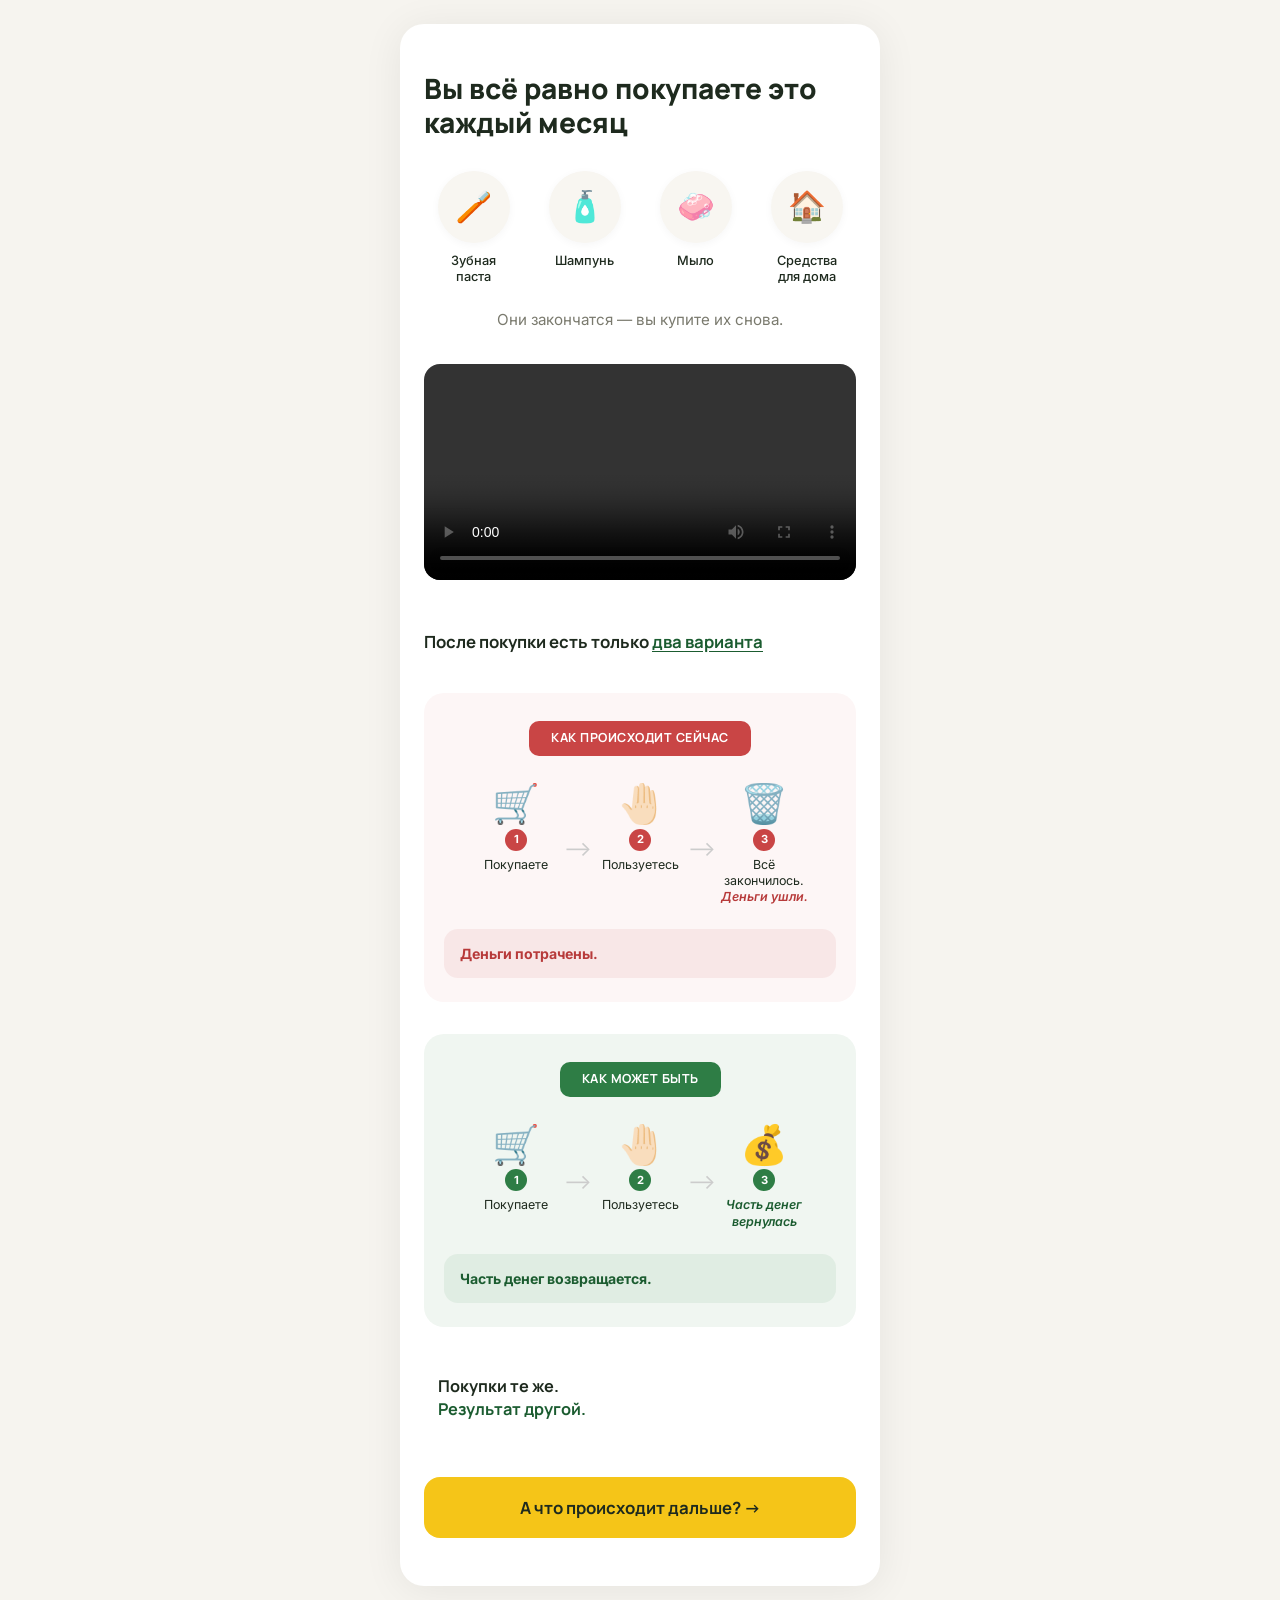
<file: index.html>
<!DOCTYPE html>
<html lang="ru">
<head>
<meta charset="UTF-8">
<meta name="viewport" content="width=device-width, initial-scale=1.0">
<title>Покупки, которые работают на вас</title>
<link rel="preconnect" href="https://fonts.googleapis.com">
<link href="https://fonts.googleapis.com/css2?family=Inter:wght@400;500;600&family=Manrope:wght@600;700;800&display=swap" rel="stylesheet">
<style>
*{margin:0;padding:0;box-sizing:border-box}
:root{
  --bg:#F6F4EF;
  --white:#fff;
  --text:#1E2A1E;
  --text-muted:#7A7A6E;
  --primary:#2E7D45;
  --primary-dark:#1B5C30;
  --primary-light:#E6F0E8;
  --red:#B73A3A;
  --red-light:#FDF6F6;
  --red-accent:#C94545;
  --green:#2E7D45;
  --green-light:#F0F6F1;
  --yellow:#F5C518;
  --yellow-hover:#E6B800;
}
html{scroll-behavior:smooth}
body{
  font-family:'Inter',sans-serif;
  color:var(--text);
  background:var(--bg);
  -webkit-font-smoothing:antialiased;
  line-height:1.5;
}

.wrap{
  max-width:480px;
  margin:0 auto;
  background:var(--white);
  min-height:100vh;
  overflow:hidden;
}

/* ── Top section ── */
.top-section{
  padding:48px 24px 0;
  text-align:center;
}

.top-section h1{
  font-family:'Manrope',sans-serif;
  font-size:1.75rem;font-weight:800;
  line-height:1.2;margin-bottom:32px;
  text-align:left;
}

/* ── Product circles ── */
.products{
  display:grid;
  grid-template-columns:repeat(4,1fr);
  gap:12px;
  margin-bottom:24px;
}
.product-item{
  display:flex;flex-direction:column;
  align-items:center;text-align:center;gap:10px;
}
.product-circle{
  width:72px;height:72px;
  border-radius:50%;
  background:#F8F6F1;
  display:flex;align-items:center;
  justify-content:center;
  font-size:1.9rem;
  box-shadow:0 2px 8px rgba(0,0,0,0.04);
}
.product-label{
  font-size:0.8rem;font-weight:500;
  color:var(--text);line-height:1.25;
}

.sub-text{
  color:var(--text-muted);
  font-size:0.95rem;
  margin-bottom:0;
  text-align:center;
}

/* ── Divider ── */
.divider{
  display:flex;align-items:center;
  gap:12px;padding:44px 24px 40px;
}
.divider::before,
.divider::after{
  display:none;
}
.divider-text{
  font-family:'Manrope',sans-serif;
  font-weight:700;font-size:1.05rem;
  text-align:center;line-height:1.4;
}
.divider-text .hl{
  color:var(--primary-dark);
  text-decoration:underline;
  text-underline-offset:3px;
}

/* ── Panels ── */
.panel{
  margin:0 24px 32px;
  border-radius:20px;
  padding:28px 20px 24px;
}
.panel-bad{background:var(--red-light);}
.panel-good{background:var(--green-light);}

.panel-tag{
  display:block;width:fit-content;
  margin:0 auto 28px;
  padding:8px 22px;border-radius:10px;
  font-family:'Manrope',sans-serif;
  font-weight:700;font-size:0.78rem;
  letter-spacing:0.5px;
  text-transform:uppercase;color:var(--white);
}
.panel-bad .panel-tag{background:var(--red-accent);}
.panel-good .panel-tag{background:var(--green);}

.steps{
  display:flex;align-items:flex-start;
  justify-content:center;gap:4px;
  margin-bottom:24px;
}
.step{
  display:flex;flex-direction:column;
  align-items:center;text-align:center;
  width:88px;gap:6px;
}
.step-emoji{font-size:2.4rem;line-height:1;}
.step-num{
  width:22px;height:22px;border-radius:50%;
  display:flex;align-items:center;justify-content:center;
  font-size:0.7rem;font-weight:700;color:var(--white);
}
.panel-bad .step-num{background:var(--red-accent);}
.panel-good .step-num{background:var(--green);}

.step-label{
  font-size:0.78rem;line-height:1.3;color:var(--text);
}
.step-label .hl-bad{color:var(--red);font-weight:600;font-style:italic;}
.step-label .hl-good{color:var(--primary-dark);font-weight:600;font-style:italic;}

.arrow{
  align-self:center;margin-top:8px;
  font-size:1.3rem;color:#ccc;
}

.panel-result{
  padding:14px 16px;
  border-radius:14px;
  font-size:0.88rem;line-height:1.5;
}
.panel-bad .panel-result{background:rgba(183,58,58,0.08);}
.panel-good .panel-result{background:rgba(46,125,69,0.08);}
.panel-result .hl-bad{color:var(--red);font-weight:700;}
.panel-result .hl-good{color:var(--primary-dark);font-weight:700;}

/* ── Callout ── */
.callout{
  display:flex;
  align-items:center;
  gap:14px;
  padding:16px 24px 16px;
  margin-bottom:40px;
}
.callout-icon{font-size:1.6rem;}
.callout-text{
  font-family:'Manrope',sans-serif;
  font-size:1.02rem;font-weight:700;
  line-height:1.4;
}
.callout-text .hl{color:var(--primary-dark);}

/* ── CTA ── */
.cta-wrap{padding:0 24px 48px;}
.btn-cta{
  display:flex;align-items:center;
  justify-content:center;gap:10px;
  width:100%;padding:18px 32px;
  background:var(--yellow);
  color:var(--text);
  font-family:'Manrope',sans-serif;
  font-size:1.05rem;font-weight:700;
  border:none;border-radius:16px;
  cursor:pointer;text-decoration:none;
  transition:transform 0.2s,box-shadow 0.2s;
}
.btn-cta:hover{
  transform:translateY(-2px);
  background:var(--yellow-hover);
  box-shadow:0 8px 24px rgba(245,197,24,0.35);
}

/* ── Animations ── */
.fi{opacity:0;transform:translateY(18px);transition:opacity 0.5s ease,transform 0.5s ease;}
.fi.vis{opacity:1;transform:translateY(0);}

@media(min-width:600px){
  body{display:flex;align-items:flex-start;justify-content:center;padding:24px 0;}
  .wrap{border-radius:24px;box-shadow:0 4px 40px rgba(0,0,0,0.07);min-height:auto;}
}

/* ── Copy protection ── */
body{
  -webkit-user-select:none;
  -moz-user-select:none;
  -ms-user-select:none;
  user-select:none;
}
video{pointer-events:auto;}
img,video{-webkit-user-drag:none;-khtml-user-drag:none;-moz-user-drag:none;-o-user-drag:none;user-drag:none;}
</style>
</head>
<body>
<div class="wrap">

  <!-- Top -->
  <div class="top-section">
    <h1 class="fi">Вы всё равно покупаете это каждый месяц</h1>

    <div class="products fi">
      <div class="product-item">
        <div class="product-circle">🪥</div>
        <span class="product-label">Зубная<br>паста</span>
      </div>
      <div class="product-item">
        <div class="product-circle">🧴</div>
        <span class="product-label">Шампунь</span>
      </div>
      <div class="product-item">
        <div class="product-circle">🧼</div>
        <span class="product-label">Мыло</span>
      </div>
      <div class="product-item">
        <div class="product-circle">🏠</div>
        <span class="product-label">Средства<br>для дома</span>
      </div>
    </div>

    <p class="sub-text fi">Они закончатся — вы купите их снова.</p>

    <!-- Video -->
    <div class="video-block fi" style="padding:32px 0 0;">
      <video controls playsinline style="width:100%;border-radius:16px;">
        <source src="video-01.mp4" type="video/mp4">
      </video>
    </div>
  </div>

  <!-- Divider -->
  <div class="divider fi">
    <div class="divider-text">После покупки есть только <span class="hl">два варианта</span></div>
  </div>

  <!-- Panel Bad -->
  <div class="panel panel-bad fi">
    <span class="panel-tag">Как происходит сейчас</span>
    <div class="steps">
      <div class="step">
        <span class="step-emoji">🛒</span>
        <span class="step-num">1</span>
        <span class="step-label">Покупаете</span>
      </div>
      <span class="arrow">⟶</span>
      <div class="step">
        <span class="step-emoji">🤚🏻</span>
        <span class="step-num">2</span>
        <span class="step-label">Пользуетесь</span>
      </div>
      <span class="arrow">⟶</span>
      <div class="step">
        <span class="step-emoji">🗑️</span>
        <span class="step-num">3</span>
        <span class="step-label">Всё закончилось. <span class="hl-bad">Деньги ушли.</span></span>
      </div>
    </div>
    <div class="panel-result"><span class="hl-bad">Деньги потрачены.</span></div>
  </div>

  <!-- Panel Good -->
  <div class="panel panel-good fi">
    <span class="panel-tag">Как может быть</span>
    <div class="steps">
      <div class="step">
        <span class="step-emoji">🛒</span>
        <span class="step-num">1</span>
        <span class="step-label">Покупаете</span>
      </div>
      <span class="arrow">⟶</span>
      <div class="step">
        <span class="step-emoji">🤚🏻</span>
        <span class="step-num">2</span>
        <span class="step-label">Пользуетесь</span>
      </div>
      <span class="arrow">⟶</span>
      <div class="step">
        <span class="step-emoji">💰</span>
        <span class="step-num">3</span>
        <span class="step-label"><span class="hl-good">Часть денег вернулась</span></span>
      </div>
    </div>
    <div class="panel-result"><span class="hl-good">Часть денег возвращается.</span></div>
  </div>

  <!-- Callout -->
  <div class="callout fi">
    <span class="callout-icon"></span>
    <div class="callout-text">Покупки те же.<br><span class="hl">Результат другой.</span></div>
  </div>

  <!-- CTA -->
  <div class="cta-wrap fi">
    <a href="02.html" class="btn-cta">А что происходит дальше? →</a>
  </div>

</div>

<script>
const obs=new IntersectionObserver(e=>{e.forEach(el=>{if(el.isIntersecting)el.target.classList.add('vis')})},{threshold:0.12});
document.querySelectorAll('.fi').forEach(el=>obs.observe(el));

// Copy protection
document.addEventListener('contextmenu',e=>e.preventDefault());
document.addEventListener('copy',e=>e.preventDefault());
document.addEventListener('cut',e=>e.preventDefault());
document.addEventListener('dragstart',e=>e.preventDefault());
</script>
</body>
</html>
</file>
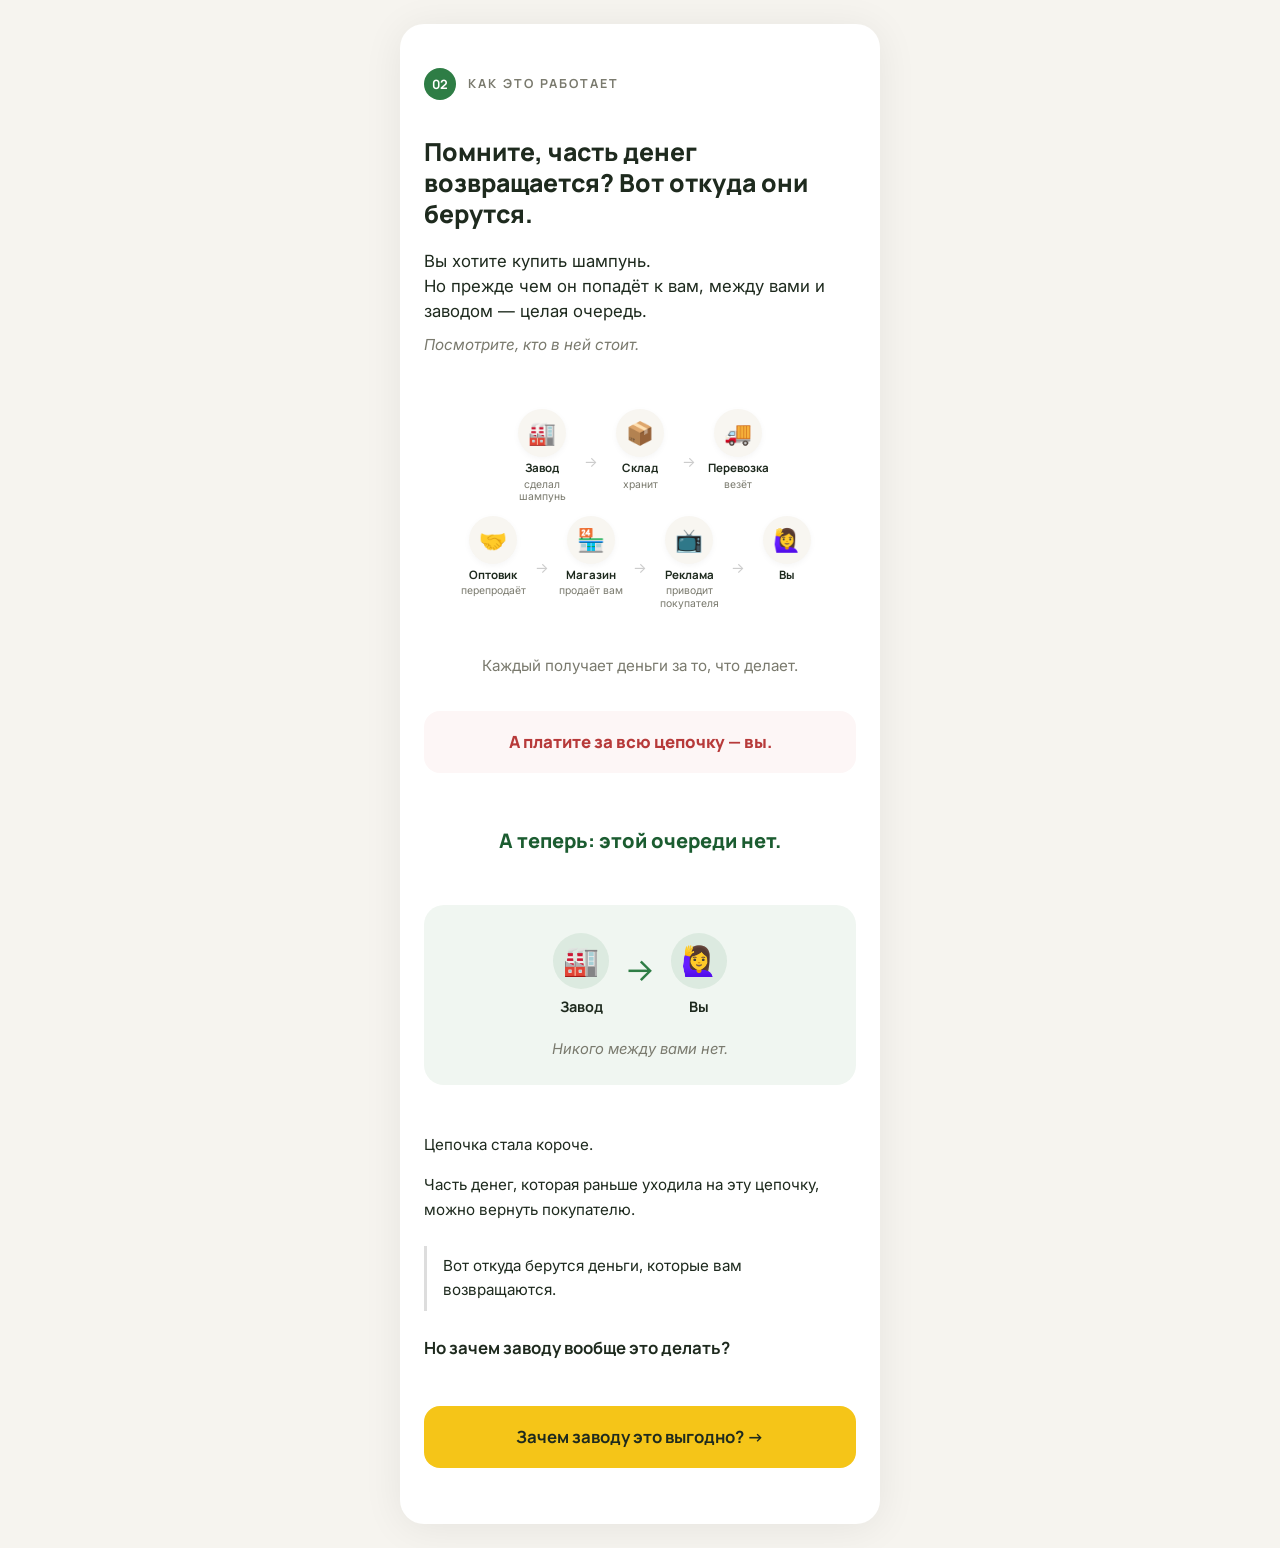
<file: 02.html>
<!DOCTYPE html>
<html lang="ru">
<head>
<meta charset="UTF-8">
<meta name="viewport" content="width=device-width, initial-scale=1.0">
<title>Покупки, которые работают на вас</title>
<link rel="preconnect" href="https://fonts.googleapis.com">
<link href="https://fonts.googleapis.com/css2?family=Inter:wght@400;500;600&family=Manrope:wght@600;700;800&display=swap" rel="stylesheet">
<style>
*{margin:0;padding:0;box-sizing:border-box}
:root{
  --bg:#F6F4EF;
  --white:#fff;
  --text:#1E2A1E;
  --text-muted:#7A7A6E;
  --primary:#2E7D45;
  --primary-dark:#1B5C30;
  --green-light:#F0F6F1;
  --red:#B73A3A;
  --red-light:#FDF6F6;
  --yellow:#F5C518;
  --yellow-hover:#E6B800;
}
html{scroll-behavior:smooth}
body{
  font-family:'Inter',sans-serif;
  color:var(--text);
  background:var(--bg);
  -webkit-font-smoothing:antialiased;
  line-height:1.6;
  -webkit-user-select:none;
  -moz-user-select:none;
  user-select:none;
}

.wrap{
  max-width:480px;margin:0 auto;
  background:var(--white);
  min-height:100vh;overflow:hidden;
}

/* ── Header ── */
.page-header{padding:44px 24px 0;}
.badge-row{display:flex;align-items:center;gap:12px;margin-bottom:36px;}
.badge-num{
  width:32px;height:32px;border-radius:50%;
  background:var(--primary);color:#fff;
  display:flex;align-items:center;justify-content:center;
  font-family:'Manrope',sans-serif;font-weight:700;font-size:0.8rem;
}
.badge-label{
  font-family:'Manrope',sans-serif;font-weight:700;
  font-size:0.78rem;text-transform:uppercase;
  letter-spacing:2px;color:var(--text-muted);
}

/* ── Hero ── */
.hero-block{padding:0 24px;}
.hero-block h1{
  font-family:'Manrope',sans-serif;
  font-size:1.55rem;font-weight:800;
  line-height:1.25;margin-bottom:20px;
}
.hero-sub{
  font-size:0.95rem;color:var(--text-muted);
  font-style:italic;margin-bottom:36px;
}
.hero-intro{
  font-size:1.05rem;line-height:1.5;
  margin-bottom:8px;
}
.hero-quote{
  border-left:3px solid #ddd;
  padding:12px 18px;margin:0 0 36px;
  font-size:0.95rem;color:var(--text-muted);
  font-style:italic;
}

/* ── Zigzag queue ── */
.queue-section{padding:16px 24px 0;}
.queue-label{
  font-family:'Manrope',sans-serif;
  font-weight:700;font-size:0.85rem;
  color:var(--text-muted);
  text-align:center;margin-bottom:20px;
}

.queue-row{
  display:flex;
  justify-content:center;
  align-items:flex-start;
  gap:6px;
  margin-bottom:8px;
}

.queue-item{
  display:flex;flex-direction:column;
  align-items:center;text-align:center;
  width:72px;gap:4px;
}
.queue-circle{
  width:48px;height:48px;border-radius:50%;
  background:#F8F6F1;
  display:flex;align-items:center;justify-content:center;
  font-size:1.4rem;
  box-shadow:0 2px 6px rgba(0,0,0,0.04);
}
.queue-name{
  font-family:'Manrope',sans-serif;
  font-weight:700;font-size:0.72rem;
  line-height:1.2;
}
.queue-desc{
  font-size:0.65rem;color:var(--text-muted);
  line-height:1.2;
}
.queue-arrow{
  align-self:center;
  color:#ccc;font-size:0.9rem;
  margin-top:10px;
}

/* ── Chain result ── */
.chain-summary{
  padding:36px 24px 0;
  text-align:center;
}
.chain-summary-text{
  font-size:0.95rem;
  color:var(--text-muted);
  margin-bottom:0;
}

/* ── Red punch ── */
.punch{
  margin:32px 24px 0;
  padding:20px 18px;
  background:var(--red-light);
  border-radius:16px;
  text-align:center;
}
.punch-text{
  font-family:'Manrope',sans-serif;
  font-size:1.05rem;font-weight:800;
  color:var(--red);line-height:1.3;
}

/* ── Flip ── */
.flip{
  padding:52px 24px 12px;
  text-align:center;
}
.flip-text{
  font-family:'Manrope',sans-serif;
  font-weight:800;font-size:1.25rem;
  color:var(--primary-dark);
}

/* ── Direct ── */
.direct{
  margin:36px 24px 0;
  background:var(--green-light);
  border-radius:20px;
  padding:28px 22px 24px;
  text-align:center;
}
.direct-flow{
  display:flex;align-items:center;
  justify-content:center;gap:16px;
  margin-bottom:20px;
}
.direct-item{
  display:flex;flex-direction:column;
  align-items:center;gap:6px;
}
.direct-icon{
  width:56px;height:56px;border-radius:50%;
  background:rgba(46,125,69,0.1);
  display:flex;align-items:center;justify-content:center;
  font-size:1.8rem;
}
.direct-label{
  font-family:'Manrope',sans-serif;
  font-weight:700;font-size:0.9rem;
}
.direct-arrow{
  font-size:2rem;color:var(--primary);
  margin-top:-10px;
}
.direct-sub{
  font-size:0.92rem;
  color:var(--text-muted);
  font-style:italic;
}

/* ── Conclusion ── */
.conclusion{padding:48px 24px 8px;}
.conclusion p{
  font-size:0.95rem;line-height:1.6;
  margin-bottom:16px;
}
.conclusion .question{
  font-family:'Manrope',sans-serif;
  font-weight:700;font-size:1.05rem;
  margin-top:24px;margin-bottom:0;
}

/* ── CTA ── */
.cta-wrap{padding:36px 24px 56px;}
.btn-cta{
  display:flex;align-items:center;
  justify-content:center;gap:10px;
  width:100%;padding:18px 32px;
  background:var(--yellow);color:var(--text);
  font-family:'Manrope',sans-serif;
  font-size:1.05rem;font-weight:700;
  border:none;border-radius:16px;
  cursor:pointer;text-decoration:none;
  transition:transform 0.2s,box-shadow 0.2s;
}
.btn-cta:hover{
  transform:translateY(-2px);
  background:var(--yellow-hover);
  box-shadow:0 8px 24px rgba(245,197,24,0.35);
}

.fi{opacity:0;transform:translateY(18px);transition:opacity 0.5s ease,transform 0.5s ease;}
.fi.vis{opacity:1;transform:translateY(0);}

@media(min-width:600px){
  body{display:flex;align-items:flex-start;justify-content:center;padding:24px 0;}
  .wrap{border-radius:24px;box-shadow:0 4px 40px rgba(0,0,0,0.07);min-height:auto;}
}
</style>
</head>
<body>
<div class="wrap">

  <!-- Header -->
  <div class="page-header fi">
    <div class="badge-row">
      <div class="badge-num">02</div>
      <div class="badge-label">Как это работает</div>
    </div>
  </div>

  <!-- Hero -->
  <div class="hero-block fi">
    <h1>Помните, часть денег возвращается? Вот откуда они берутся.</h1>
    <p class="hero-intro">Вы хотите купить шампунь.<br>Но прежде чем он попадёт к вам, между вами и заводом — целая очередь.</p>
    <p class="hero-sub">Посмотрите, кто в ней стоит.</p>
  </div>

  <!-- Queue zigzag -->
  <div class="queue-section fi">

    <!-- Row 1: 3 items -->
    <div class="queue-row">
      <div class="queue-item">
        <div class="queue-circle">🏭</div>
        <div class="queue-name">Завод</div>
        <div class="queue-desc">сделал шампунь</div>
      </div>
      <div class="queue-arrow">→</div>
      <div class="queue-item">
        <div class="queue-circle">📦</div>
        <div class="queue-name">Склад</div>
        <div class="queue-desc">хранит</div>
      </div>
      <div class="queue-arrow">→</div>
      <div class="queue-item">
        <div class="queue-circle">🚚</div>
        <div class="queue-name">Перевозка</div>
        <div class="queue-desc">везёт</div>
      </div>
    </div>

    <!-- Row 2: 4 items -->
    <div class="queue-row" style="margin-top:12px;">
      <div class="queue-item">
        <div class="queue-circle">🤝</div>
        <div class="queue-name">Оптовик</div>
        <div class="queue-desc">перепродаёт</div>
      </div>
      <div class="queue-arrow">→</div>
      <div class="queue-item">
        <div class="queue-circle">🏪</div>
        <div class="queue-name">Магазин</div>
        <div class="queue-desc">продаёт вам</div>
      </div>
      <div class="queue-arrow">→</div>
      <div class="queue-item">
        <div class="queue-circle">📺</div>
        <div class="queue-name">Реклама</div>
        <div class="queue-desc">приводит покупателя</div>
      </div>
      <div class="queue-arrow">→</div>
      <div class="queue-item">
        <div class="queue-circle">🙋‍♀️</div>
        <div class="queue-name">Вы</div>
      </div>
    </div>

  </div>

  <!-- Chain summary -->
  <div class="chain-summary fi">
    <p class="chain-summary-text">Каждый получает деньги за то, что делает.</p>
  </div>

  <!-- Punch -->
  <div class="punch fi">
    <div class="punch-text">А платите за всю цепочку — вы.</div>
  </div>

  <!-- Flip -->
  <div class="flip fi">
    <div class="flip-text">А теперь: этой очереди нет.</div>
  </div>

  <!-- Direct -->
  <div class="direct fi">
    <div class="direct-flow">
      <div class="direct-item">
        <div class="direct-icon">🏭</div>
        <div class="direct-label">Завод</div>
      </div>
      <div class="direct-arrow">→</div>
      <div class="direct-item">
        <div class="direct-icon">🙋‍♀️</div>
        <div class="direct-label">Вы</div>
      </div>
    </div>
    <p class="direct-sub">Никого между вами нет.</p>
  </div>

  <!-- Conclusion -->
  <div class="conclusion fi">
    <p>Цепочка стала короче.</p>
    <p>Часть денег, которая раньше уходила на эту цепочку, можно вернуть покупателю.</p>
    <p style="border-left:3px solid #ddd;padding:8px 16px;margin-top:24px;font-size:0.95rem;">Вот откуда берутся деньги, которые вам возвращаются.</p>
    <p class="question">Но зачем заводу вообще это делать?</p>
  </div>

  <!-- CTA -->
  <div class="cta-wrap fi">
    <a href="03.html" class="btn-cta">Зачем заводу это выгодно? →</a>
  </div>

</div>

<script>
const obs=new IntersectionObserver(e=>{e.forEach(el=>{if(el.isIntersecting)el.target.classList.add('vis')})},{threshold:0.12});
document.querySelectorAll('.fi').forEach(el=>obs.observe(el));
document.addEventListener('contextmenu',e=>e.preventDefault());
document.addEventListener('copy',e=>e.preventDefault());
document.addEventListener('cut',e=>e.preventDefault());
document.addEventListener('dragstart',e=>e.preventDefault());
</script>
</body>
</html>
</file>
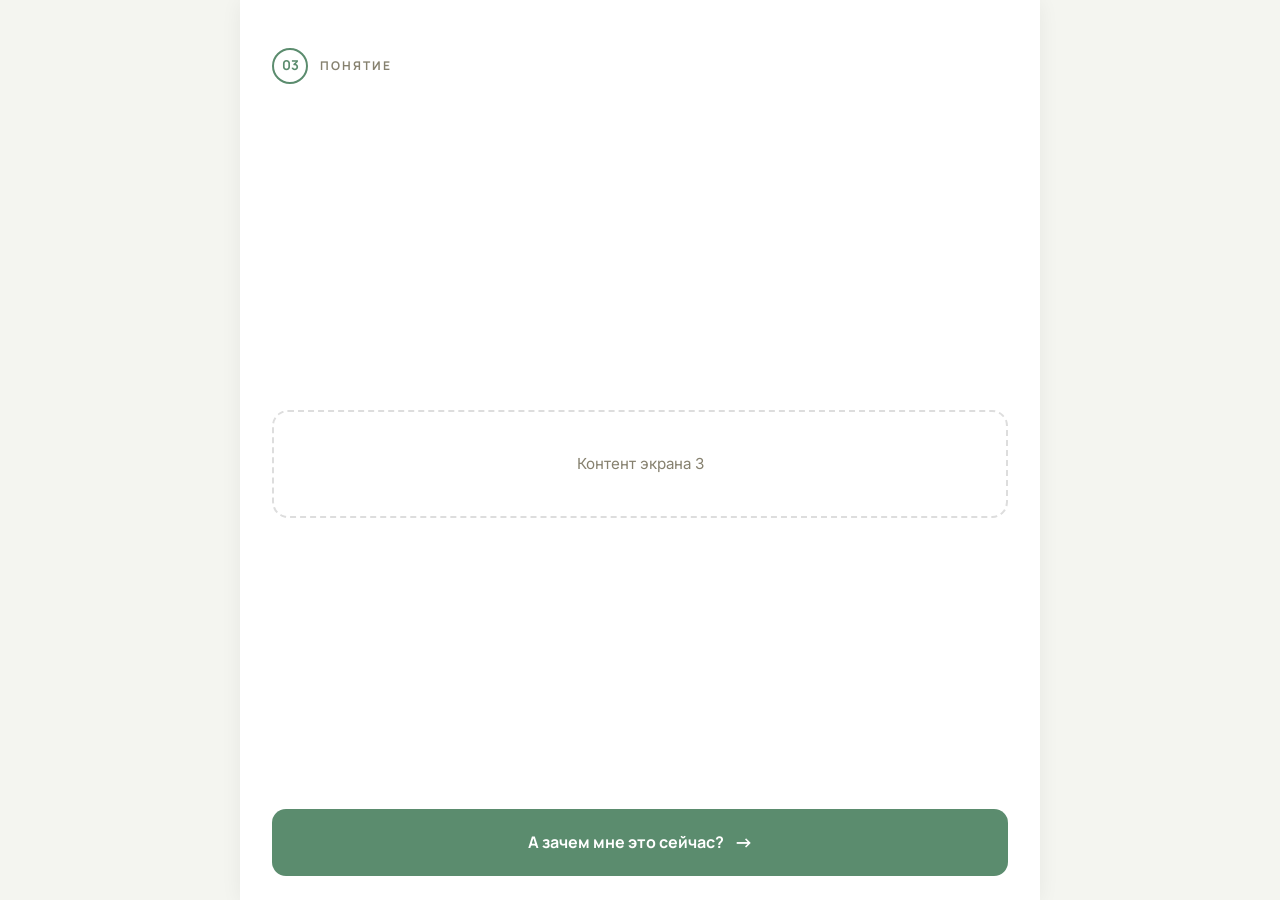
<file: 03.html>
<!DOCTYPE html>
<html lang="ru">
<head>
<meta charset="UTF-8">
<meta name="viewport" content="width=device-width, initial-scale=1.0">
<title>Покупки, которые работают на вас</title>
<link rel="stylesheet" href="style.css">
</head>
<body>
<div class="page">
  <div class="section-header fade-in">
    <div class="section-number">03</div>
    <div class="section-label">Понятие</div>
  </div>
  <div class="content fade-in fade-in-delay-1">
    <h1><!-- Заголовок --></h1>
    <div class="placeholder">Контент экрана 3</div>
  </div>
  <div class="nav-bottom fade-in fade-in-delay-2">
    <a href="04.html" class="btn-next">А зачем мне это сейчас? <span class="arrow">→</span></a>
  </div>
</div>
</body>
</html>
</file>
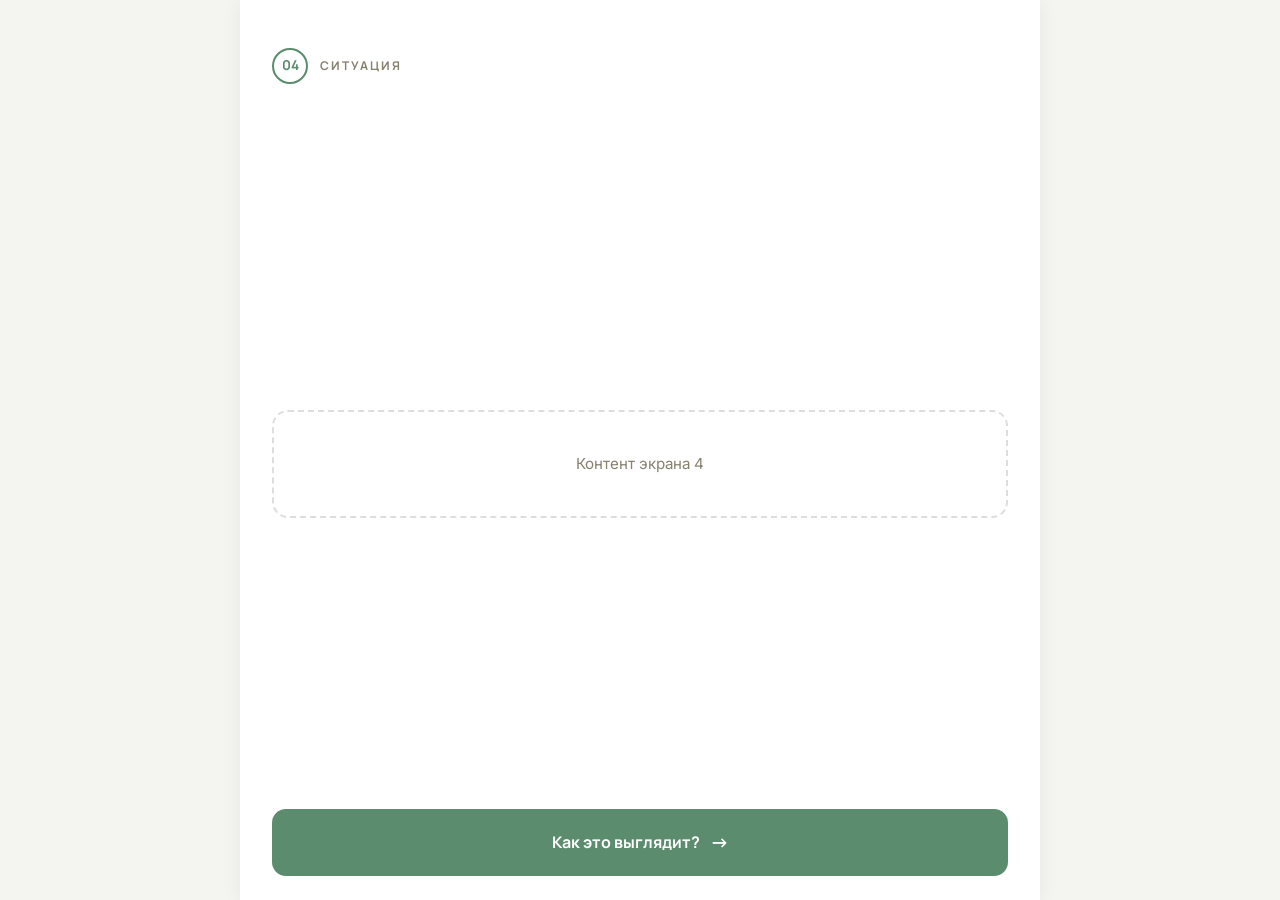
<file: 04.html>
<!DOCTYPE html>
<html lang="ru">
<head>
<meta charset="UTF-8">
<meta name="viewport" content="width=device-width, initial-scale=1.0">
<title>Покупки, которые работают на вас</title>
<link rel="stylesheet" href="style.css">
</head>
<body>
<div class="page">
  <div class="section-header fade-in">
    <div class="section-number">04</div>
    <div class="section-label">Ситуация</div>
  </div>
  <div class="content fade-in fade-in-delay-1">
    <h1><!-- Заголовок --></h1>
    <div class="placeholder">Контент экрана 4</div>
  </div>
  <div class="nav-bottom fade-in fade-in-delay-2">
    <a href="05.html" class="btn-next">Как это выглядит? <span class="arrow">→</span></a>
  </div>
</div>
</body>
</html>
</file>
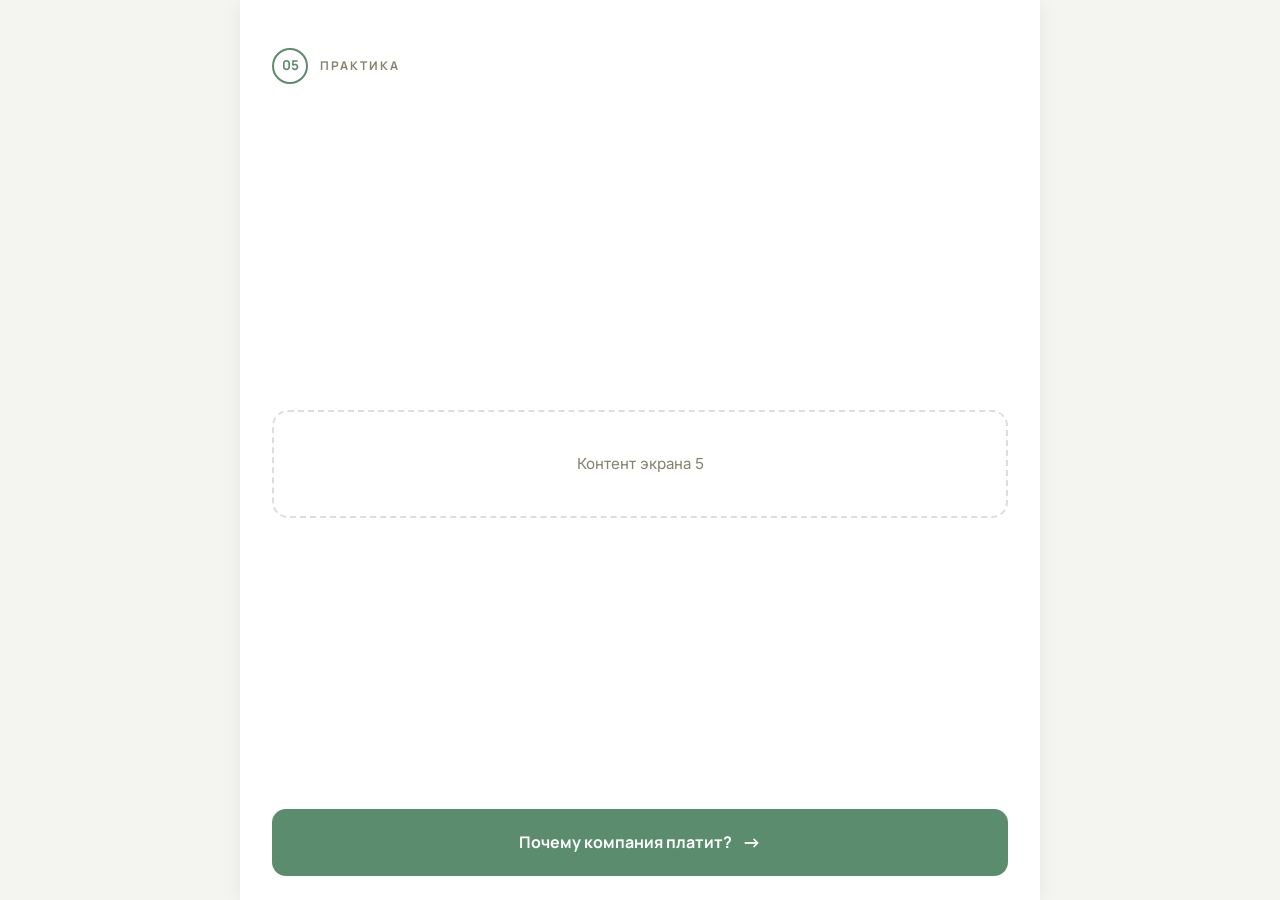
<file: 05.html>
<!DOCTYPE html>
<html lang="ru">
<head>
<meta charset="UTF-8">
<meta name="viewport" content="width=device-width, initial-scale=1.0">
<title>Покупки, которые работают на вас</title>
<link rel="stylesheet" href="style.css">
</head>
<body>
<div class="page">
  <div class="section-header fade-in">
    <div class="section-number">05</div>
    <div class="section-label">Практика</div>
  </div>
  <div class="content fade-in fade-in-delay-1">
    <h1><!-- Заголовок --></h1>
    <div class="placeholder">Контент экрана 5</div>
  </div>
  <div class="nav-bottom fade-in fade-in-delay-2">
    <a href="06.html" class="btn-next">Почему компания платит? <span class="arrow">→</span></a>
  </div>
</div>
</body>
</html>
</file>
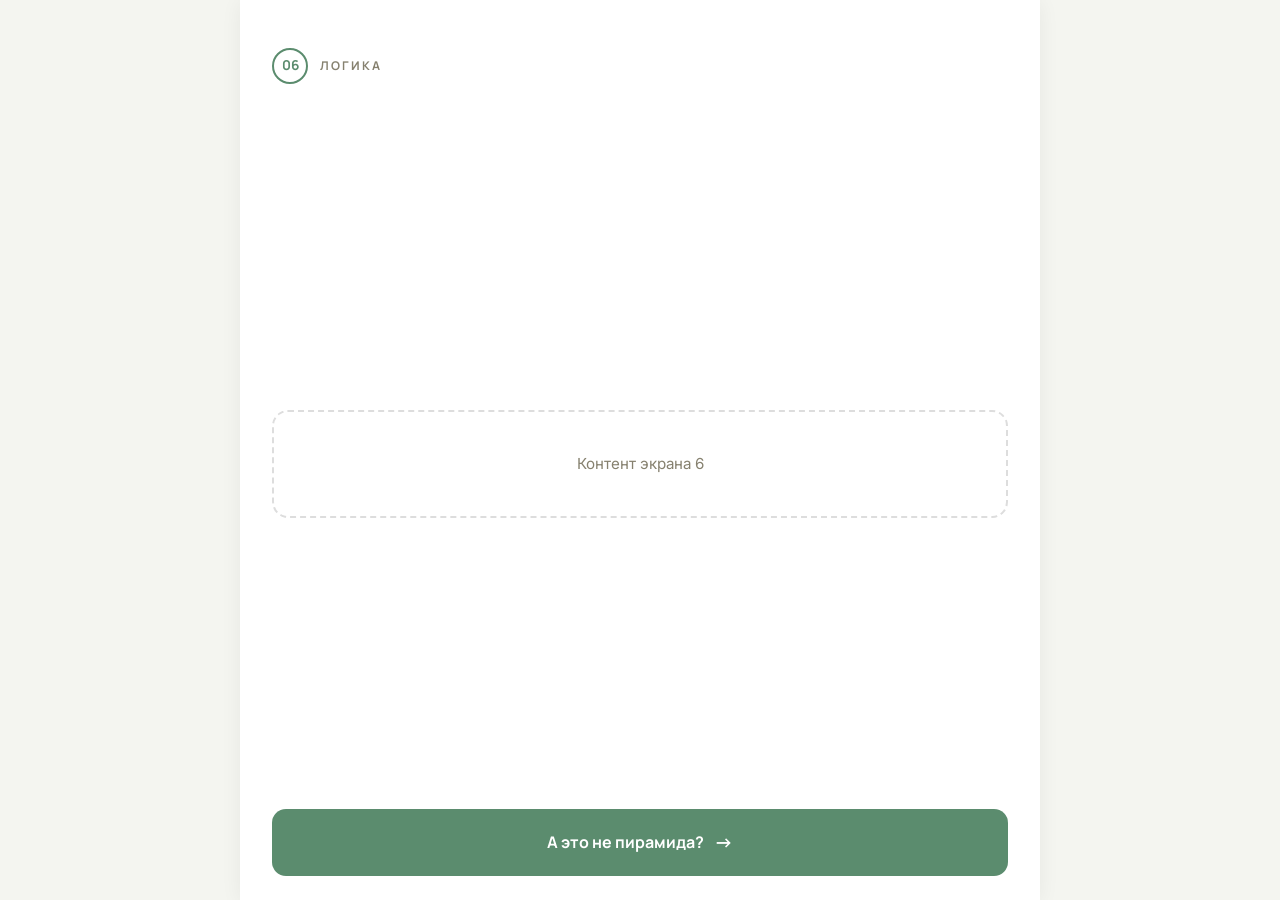
<file: 06.html>
<!DOCTYPE html>
<html lang="ru">
<head>
<meta charset="UTF-8">
<meta name="viewport" content="width=device-width, initial-scale=1.0">
<title>Покупки, которые работают на вас</title>
<link rel="stylesheet" href="style.css">
</head>
<body>
<div class="page">
  <div class="section-header fade-in">
    <div class="section-number">06</div>
    <div class="section-label">Логика</div>
  </div>
  <div class="content fade-in fade-in-delay-1">
    <h1><!-- Заголовок --></h1>
    <div class="placeholder">Контент экрана 6</div>
  </div>
  <div class="nav-bottom fade-in fade-in-delay-2">
    <a href="07.html" class="btn-next">А это не пирамида? <span class="arrow">→</span></a>
  </div>
</div>
</body>
</html>
</file>
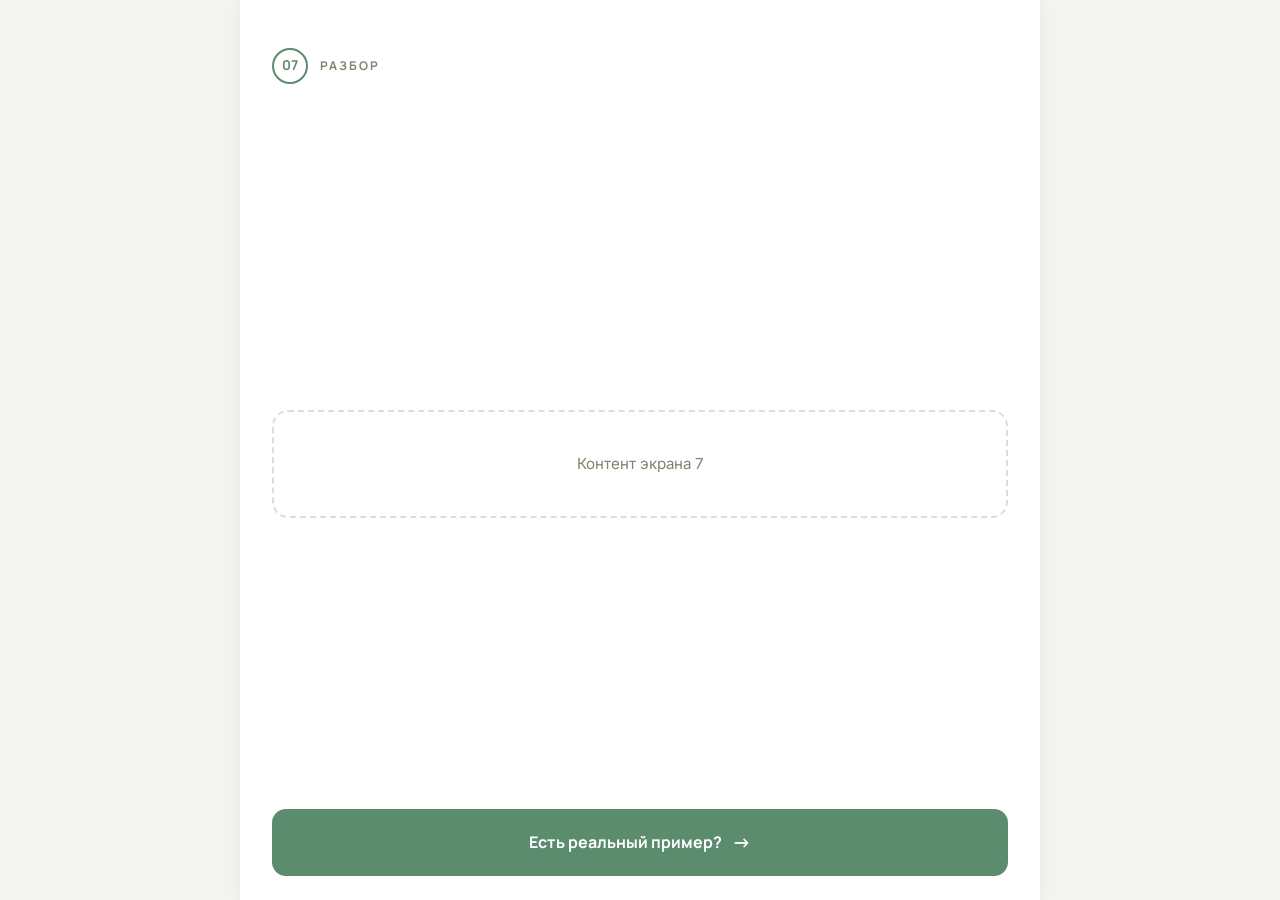
<file: 07.html>
<!DOCTYPE html>
<html lang="ru">
<head>
<meta charset="UTF-8">
<meta name="viewport" content="width=device-width, initial-scale=1.0">
<title>Покупки, которые работают на вас</title>
<link rel="stylesheet" href="style.css">
</head>
<body>
<div class="page">
  <div class="section-header fade-in">
    <div class="section-number">07</div>
    <div class="section-label">Разбор</div>
  </div>
  <div class="content fade-in fade-in-delay-1">
    <h1><!-- Заголовок --></h1>
    <div class="placeholder">Контент экрана 7</div>
  </div>
  <div class="nav-bottom fade-in fade-in-delay-2">
    <a href="08.html" class="btn-next">Есть реальный пример? <span class="arrow">→</span></a>
  </div>
</div>
</body>
</html>
</file>
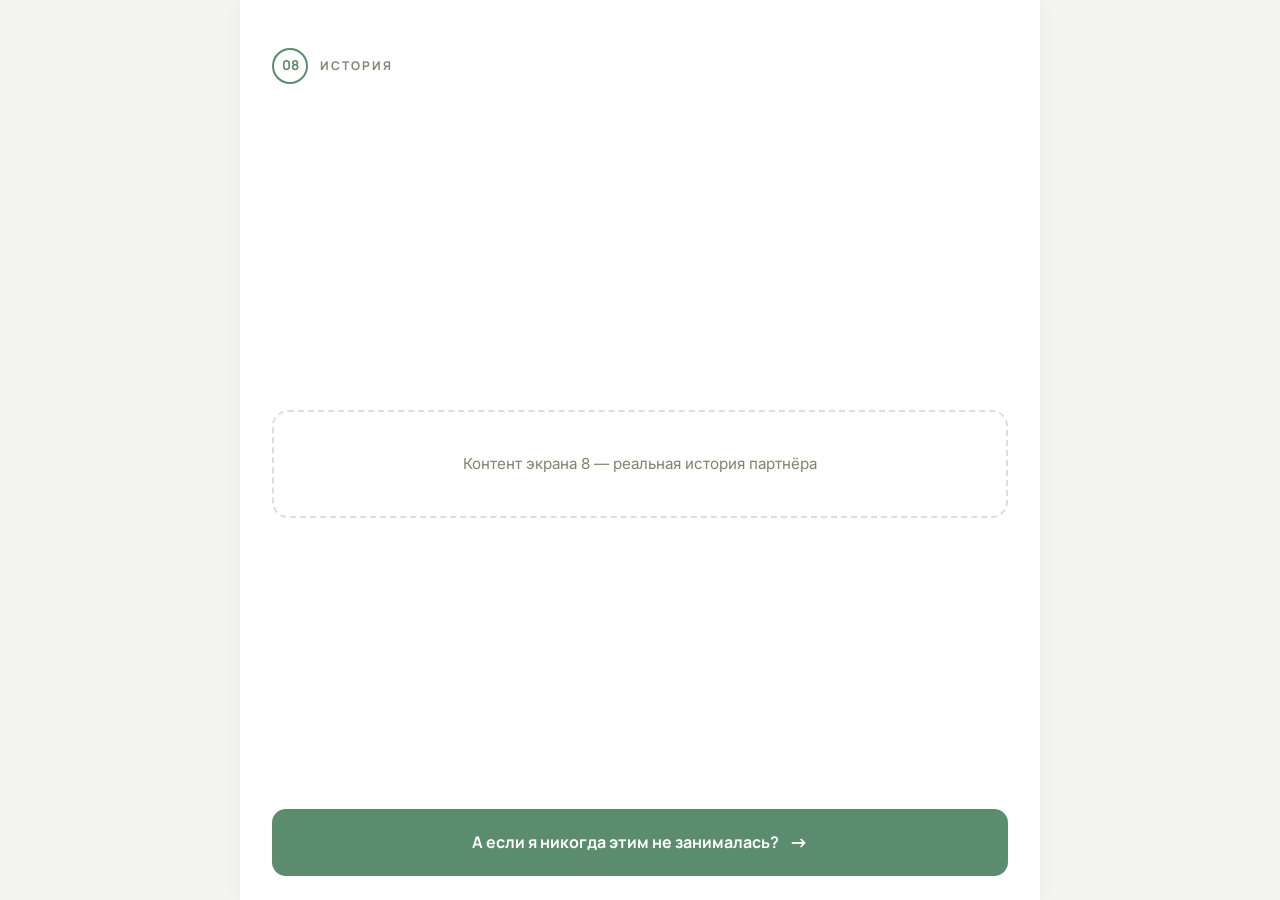
<file: 08.html>
<!DOCTYPE html>
<html lang="ru">
<head>
<meta charset="UTF-8">
<meta name="viewport" content="width=device-width, initial-scale=1.0">
<title>Покупки, которые работают на вас</title>
<link rel="stylesheet" href="style.css">
</head>
<body>
<div class="page">
  <div class="section-header fade-in">
    <div class="section-number">08</div>
    <div class="section-label">История</div>
  </div>
  <div class="content fade-in fade-in-delay-1">
    <h1><!-- Заголовок --></h1>
    <div class="placeholder">Контент экрана 8 — реальная история партнёра</div>
  </div>
  <div class="nav-bottom fade-in fade-in-delay-2">
    <a href="09.html" class="btn-next">А если я никогда этим не занималась? <span class="arrow">→</span></a>
  </div>
</div>
</body>
</html>
</file>
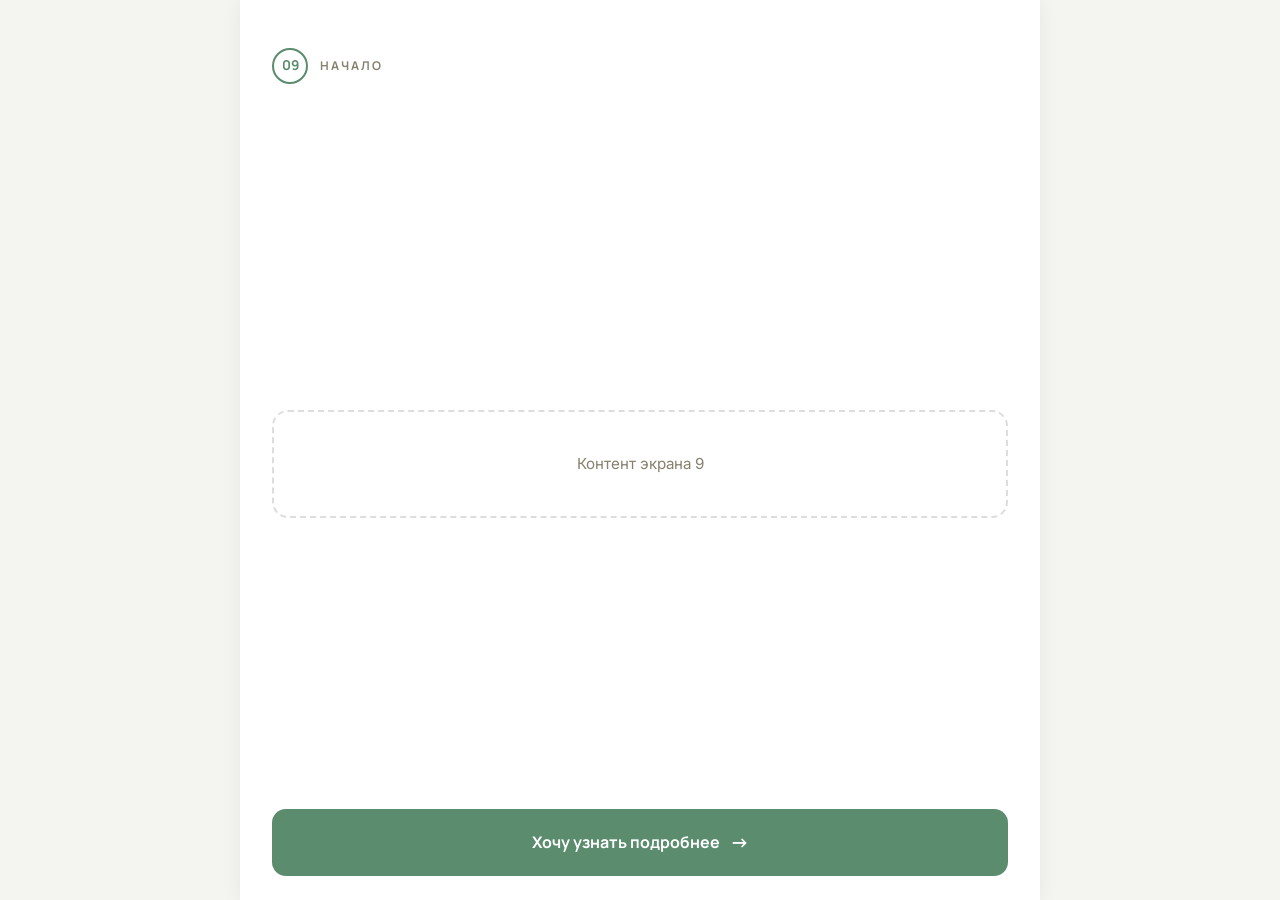
<file: 09.html>
<!DOCTYPE html>
<html lang="ru">
<head>
<meta charset="UTF-8">
<meta name="viewport" content="width=device-width, initial-scale=1.0">
<title>Покупки, которые работают на вас</title>
<link rel="stylesheet" href="style.css">
</head>
<body>
<div class="page">
  <div class="section-header fade-in">
    <div class="section-number">09</div>
    <div class="section-label">Начало</div>
  </div>
  <div class="content fade-in fade-in-delay-1">
    <h1><!-- Заголовок --></h1>
    <div class="placeholder">Контент экрана 9</div>
  </div>
  <div class="nav-bottom fade-in fade-in-delay-2">
    <a href="10.html" class="btn-next">Хочу узнать подробнее <span class="arrow">→</span></a>
  </div>
</div>
</body>
</html>
</file>
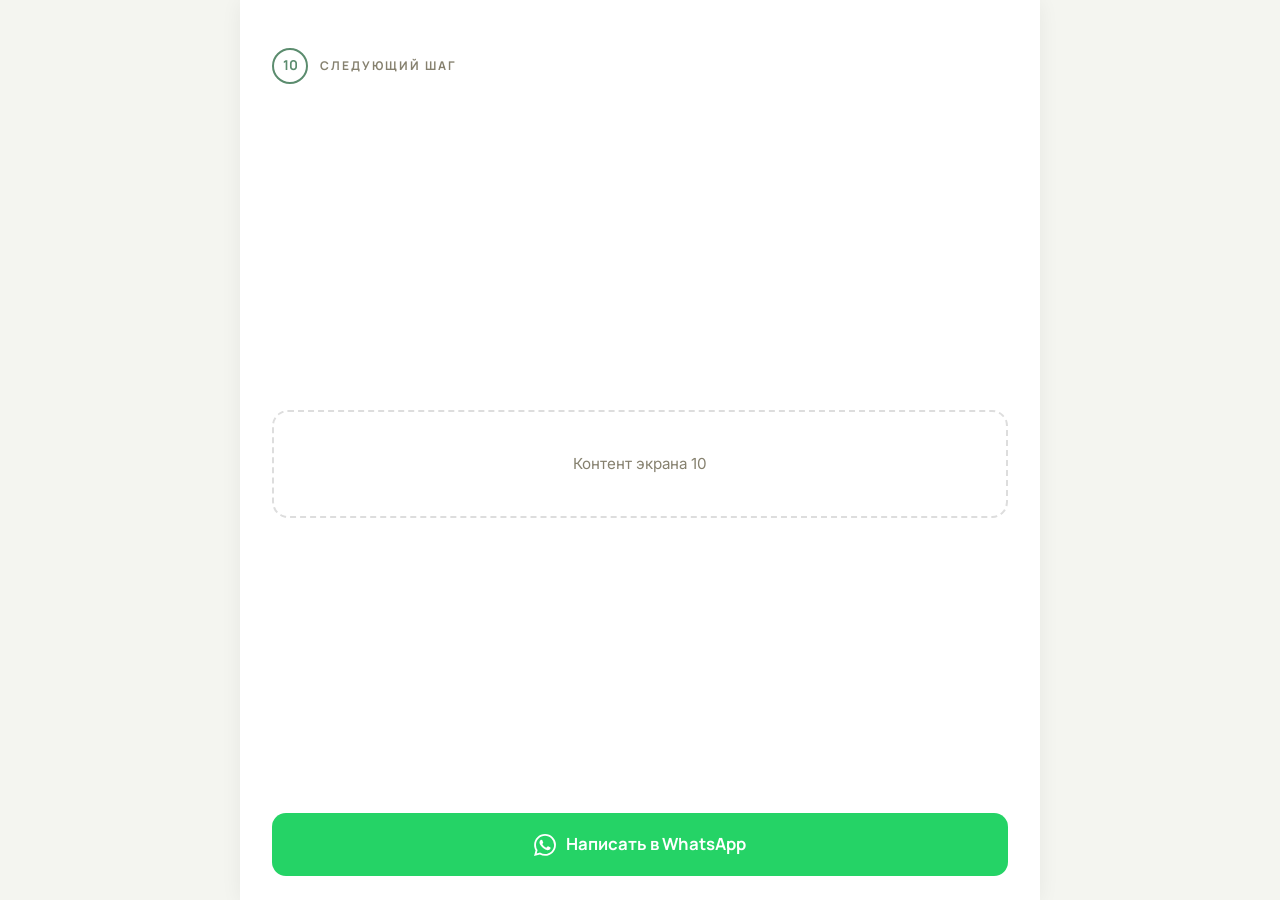
<file: 10.html>
<!DOCTYPE html>
<html lang="ru">
<head>
<meta charset="UTF-8">
<meta name="viewport" content="width=device-width, initial-scale=1.0">
<title>Покупки, которые работают на вас</title>
<link rel="stylesheet" href="style.css">
</head>
<body>
<div class="page">
  <div class="section-header fade-in">
    <div class="section-number">10</div>
    <div class="section-label">Следующий шаг</div>
  </div>
  <div class="content fade-in fade-in-delay-1" style="text-align: center;">
    <h1><!-- Заголовок --></h1>
    <div class="placeholder">Контент экрана 10</div>
  </div>
  <div class="nav-bottom fade-in fade-in-delay-2">
    <a href="https://wa.me/7XXXXXXXXXX" class="btn-whatsapp">
      <svg class="wa-icon" viewBox="0 0 24 24" fill="currentColor"><path d="M17.472 14.382c-.297-.149-1.758-.867-2.03-.967-.273-.099-.471-.148-.67.15-.197.297-.767.966-.94 1.164-.173.199-.347.223-.644.075-.297-.15-1.255-.463-2.39-1.475-.883-.788-1.48-1.761-1.653-2.059-.173-.297-.018-.458.13-.606.134-.133.298-.347.446-.52.149-.174.198-.298.298-.497.099-.198.05-.371-.025-.52-.075-.149-.669-1.612-.916-2.207-.242-.579-.487-.5-.669-.51-.173-.008-.371-.01-.57-.01-.198 0-.52.074-.792.372-.272.297-1.04 1.016-1.04 2.479 0 1.462 1.065 2.875 1.213 3.074.149.198 2.096 3.2 5.077 4.487.709.306 1.262.489 1.694.625.712.227 1.36.195 1.871.118.571-.085 1.758-.719 2.006-1.413.248-.694.248-1.289.173-1.413-.074-.124-.272-.198-.57-.347m-5.421 7.403h-.004a9.87 9.87 0 01-5.031-1.378l-.361-.214-3.741.982.998-3.648-.235-.374a9.86 9.86 0 01-1.51-5.26c.001-5.45 4.436-9.884 9.888-9.884 2.64 0 5.122 1.03 6.988 2.898a9.825 9.825 0 012.893 6.994c-.003 5.45-4.437 9.884-9.885 9.884m8.413-18.297A11.815 11.815 0 0012.05 0C5.495 0 .16 5.335.157 11.892c0 2.096.547 4.142 1.588 5.945L.057 24l6.305-1.654a11.882 11.882 0 005.683 1.448h.005c6.554 0 11.89-5.335 11.893-11.893a11.821 11.821 0 00-3.48-8.413z"/></svg>
      Написать в WhatsApp
    </a>
  </div>
</div>
</body>
</html>
</file>
<file: style.css>
@import url('https://fonts.googleapis.com/css2?family=Inter:wght@400;500;600&family=Manrope:wght@600;700;800&display=swap');

* { margin: 0; padding: 0; box-sizing: border-box; }

:root {
  --bg: #F4F5F0;
  --white: #FFFFFF;
  --text: #26291F;
  --text-muted: #86816F;
  --primary: #5B8C6E;
  --primary-dark: #446B54;
  --primary-light: #E9F0E9;
  --accent: #C97B4A;
  --red: #C45B4A;
  --green: #4A8C6F;
  --tag-bg: #f0f0f0;
  --shadow: 0 2px 20px rgba(0,0,0,0.06);
}

html { scroll-behavior: smooth; }

body {
  font-family: 'Inter', sans-serif;
  color: var(--text);
  background: var(--bg);
  line-height: 1.6;
  -webkit-font-smoothing: antialiased;
  min-height: 100vh;
  display: flex;
  align-items: center;
  justify-content: center;
}

/* ── Page container ── */
.page {
  width: 100%;
  max-width: 800px;
  min-height: 100vh;
  margin: 0 auto;
  background: var(--white);
  position: relative;
  display: flex;
  flex-direction: column;
  justify-content: center;
  padding: 48px 32px 120px;
}

/* ── Section number ── */
.section-header {
  display: flex;
  align-items: center;
  gap: 12px;
  margin-bottom: 36px;
}

.section-number {
  width: 36px;
  height: 36px;
  border-radius: 50%;
  border: 2px solid var(--primary);
  display: flex;
  align-items: center;
  justify-content: center;
  font-family: 'Manrope', sans-serif;
  font-weight: 700;
  font-size: 0.85rem;
  color: var(--primary);
}

.section-label {
  font-family: 'Manrope', sans-serif;
  font-weight: 700;
  font-size: 0.75rem;
  text-transform: uppercase;
  letter-spacing: 2px;
  color: var(--text-muted);
}

/* ── Typography ── */
h1, h2, h3 {
  font-family: 'Manrope', sans-serif;
  line-height: 1.25;
}

h1 {
  font-size: clamp(1.8rem, 5vw, 2.6rem);
  font-weight: 800;
  margin-bottom: 28px;
}

h2 {
  font-size: clamp(1.5rem, 4vw, 2.2rem);
  font-weight: 700;
  margin-bottom: 24px;
}

p {
  font-size: 1.05rem;
  margin-bottom: 16px;
}

.muted {
  color: var(--text-muted);
  font-size: 0.95rem;
}

/* ── Content area ── */
.content {
  flex: 1;
  display: flex;
  flex-direction: column;
  justify-content: center;
}

.placeholder {
  padding: 40px 24px;
  border: 2px dashed #ddd;
  border-radius: 16px;
  text-align: center;
  color: var(--text-muted);
  font-size: 0.95rem;
  margin: 24px 0;
}

/* ── Bottom navigation ── */
.nav-bottom {
  position: absolute;
  bottom: 0;
  left: 0;
  right: 0;
  padding: 24px 32px;
}

.btn-next {
  display: flex;
  align-items: center;
  justify-content: center;
  gap: 10px;
  width: 100%;
  padding: 18px 32px;
  background: var(--primary);
  color: #fff;
  font-family: 'Manrope', sans-serif;
  font-size: 1rem;
  font-weight: 700;
  border: none;
  border-radius: 14px;
  cursor: pointer;
  text-decoration: none;
  text-align: center;
  transition: transform 0.2s, box-shadow 0.2s;
}

.btn-next:hover {
  transform: translateY(-2px);
  box-shadow: 0 8px 24px rgba(76,175,80,0.3);
}

.btn-next .arrow {
  font-size: 1.2rem;
  transition: transform 0.2s;
}

.btn-next:hover .arrow {
  transform: translateX(4px);
}

/* WhatsApp button */
.btn-whatsapp {
  display: flex;
  align-items: center;
  justify-content: center;
  gap: 10px;
  width: 100%;
  padding: 18px 32px;
  background: #25D366;
  color: #fff;
  font-family: 'Manrope', sans-serif;
  font-size: 1.05rem;
  font-weight: 700;
  border: none;
  border-radius: 14px;
  cursor: pointer;
  text-decoration: none;
  transition: transform 0.2s, box-shadow 0.2s;
}

.btn-whatsapp:hover {
  transform: translateY(-2px);
  box-shadow: 0 8px 24px rgba(37,211,102,0.35);
}

.wa-icon {
  width: 22px;
  height: 22px;
}

/* ── Fade-in animation ── */
.fade-in {
  opacity: 0;
  transform: translateY(16px);
  animation: fadeUp 0.5s ease forwards;
}

.fade-in-delay-1 { animation-delay: 0.2s; }
.fade-in-delay-2 { animation-delay: 0.4s; }
.fade-in-delay-3 { animation-delay: 0.6s; }

@keyframes fadeUp {
  to { opacity: 1; transform: translateY(0); }
}

/* ══════ Hero-style page (screen 1) ══════ */
.hero-page {
  padding: 0;
  overflow: hidden;
  position: relative;
  min-height: 100vh;
}

.hero-bg {
  position: absolute;
  inset: 0;
  width: 100%;
  height: 100%;
  object-fit: cover;
  z-index: 0;
}

.hero-overlay {
  position: absolute;
  inset: 0;
  background: linear-gradient(90deg, rgba(255,255,255,0.97) 0%, rgba(255,255,255,0.94) 38%, rgba(255,255,255,0.55) 62%, rgba(255,255,255,0.15) 100%);
  z-index: 1;
}

.hero-content {
  position: relative;
  z-index: 2;
  padding: 48px 40px 130px;
  max-width: 560px;
  min-height: 100vh;
  display: flex;
  flex-direction: column;
  justify-content: center;
}

.badge-row {
  display: flex;
  align-items: center;
  gap: 12px;
  margin-bottom: 32px;
}

.badge-num {
  width: 32px;
  height: 32px;
  border-radius: 50%;
  background: var(--primary);
  color: #fff;
  display: flex;
  align-items: center;
  justify-content: center;
  font-family: 'Manrope', sans-serif;
  font-weight: 700;
  font-size: 0.8rem;
}

.badge-label {
  font-family: 'Manrope', sans-serif;
  font-weight: 700;
  font-size: 0.78rem;
  text-transform: uppercase;
  letter-spacing: 2px;
  color: var(--text-muted);
}

.hero-h1 {
  font-family: 'Manrope', sans-serif;
  font-size: clamp(1.9rem, 4.5vw, 2.5rem);
  font-weight: 800;
  line-height: 1.25;
  color: var(--text);
  margin-bottom: 28px;
}

.tag-row {
  display: flex;
  flex-wrap: wrap;
  gap: 10px;
  margin-bottom: 28px;
}

.tag-chip {
  display: inline-flex;
  align-items: center;
  gap: 10px;
  padding: 10px 18px 10px 12px;
  background: #fff;
  border: 1px solid #e8e5dd;
  border-radius: 10px;
  font-size: 0.92rem;
  font-weight: 500;
  color: var(--text);
  box-shadow: 0 1px 3px rgba(0,0,0,0.03);
}

.tag-chip .icon-circle {
  width: 30px;
  height: 30px;
  border-radius: 50%;
  display: flex;
  align-items: center;
  justify-content: center;
  flex-shrink: 0;
  font-size: 1.05rem;
}

.icon-mint { background: #DCEFE4; }
.icon-blue { background: #DCE9F5; }
.icon-pink { background: #FBE1E6; }
.icon-peach { background: #FCE8D8; }

.hero-text {
  font-size: 1.02rem;
  line-height: 1.6;
  color: var(--text);
  margin-bottom: 4px;
}

.hero-text strong { color: var(--text); }

.hero-statement {
  font-family: 'Manrope', sans-serif;
  font-size: clamp(1.3rem, 3vw, 1.6rem);
  font-weight: 800;
  line-height: 1.3;
  margin: 18px 0 24px;
  padding-left: 18px;
  border-left: 3px solid var(--accent);
}

.hero-statement .highlight {
  color: var(--accent);
}

.hero-result {
  margin-top: 20px;
  margin-bottom: 32px;
}

.hero-result-row {
  display: flex;
  align-items: baseline;
  gap: 8px;
  padding: 4px 0;
  font-size: 1rem;
}

.hero-result-row .dot-bad { color: var(--red); }
.hero-result-row .dot-good { color: var(--green); }

.hero-btn {
  display: inline-flex;
  align-items: center;
  gap: 10px;
  width: fit-content;
  padding: 16px 28px;
  background: var(--primary);
  color: #fff;
  font-family: 'Manrope', sans-serif;
  font-size: 1rem;
  font-weight: 700;
  border: none;
  border-radius: 12px;
  cursor: pointer;
  text-decoration: none;
  transition: transform 0.2s, box-shadow 0.2s;
}

.hero-btn:hover {
  transform: translateY(-2px);
  box-shadow: 0 8px 24px rgba(76,175,80,0.3);
}

@media (max-width: 700px) {
  .hero-bg { display: none; }
  .hero-overlay { display: none; }
  .hero-page { background: var(--bg); }

  .hero-mobile-photo {
    display: block;
    width: 100%;
    height: 220px;
    object-fit: cover;
    border-radius: 0 0 28px 28px;
  }

  .hero-content {
    padding: 28px 22px 120px;
    max-width: 100%;
    min-height: auto;
    justify-content: flex-start;
  }
}

@media (min-width: 701px) {
  .hero-mobile-photo { display: none; }
}

/* ══════ Compare page (screen 2) ══════ */
.compare-page {
  padding: 48px 32px 60px;
}

.compare-header {
  display: flex;
  align-items: center;
  gap: 12px;
  margin-bottom: 36px;
}

.compare-h1 {
  font-family: 'Manrope', sans-serif;
  font-size: clamp(1.5rem, 4vw, 1.9rem);
  font-weight: 800;
  margin-bottom: 40px;
  text-align: center;
}

.compare-grid {
  display: grid;
  grid-template-columns: 1fr 1fr;
  gap: 20px;
  margin-bottom: 32px;
}

.compare-panel {
  border-radius: 18px;
  padding: 24px 20px;
  display: flex;
  flex-direction: column;
}

.compare-panel-bad {
  background: #FBEFED;
  border: 1px solid #F0D9D4;
}

.compare-panel-good {
  background: var(--primary-light);
  border: 1px solid #D3E4D6;
}

.compare-title {
  font-family: 'Manrope', sans-serif;
  font-weight: 700;
  font-size: 1rem;
  text-align: center;
  margin-bottom: 20px;
}

.compare-panel-bad .compare-title { color: var(--red); }
.compare-panel-good .compare-title { color: var(--primary-dark); }

.compare-flow {
  display: flex;
  flex-direction: column;
  align-items: center;
  gap: 4px;
  flex: 1;
}

.compare-step {
  display: flex;
  flex-direction: column;
  align-items: center;
  gap: 8px;
  text-align: center;
}

.compare-step-icon {
  width: 44px;
  height: 44px;
  border-radius: 50%;
  display: flex;
  align-items: center;
  justify-content: center;
  flex-shrink: 0;
}

.compare-panel-bad .compare-step-icon { background: #F4DBD6; }
.compare-panel-good .compare-step-icon { background: #DCEBE0; }

.compare-step-icon svg {
  width: 20px;
  height: 20px;
}

.compare-panel-bad .compare-step-icon svg { stroke: var(--red); }
.compare-panel-good .compare-step-icon svg { stroke: var(--primary-dark); }

.compare-step-label {
  font-size: 0.85rem;
  line-height: 1.3;
  color: var(--text);
}

.compare-connector {
  width: 2px;
  height: 18px;
  background: repeating-linear-gradient(to bottom, currentColor 0, currentColor 3px, transparent 3px, transparent 6px);
}

.compare-panel-bad .compare-connector { color: #E0B8B0; }
.compare-panel-good .compare-connector { color: #B8D6C0; }

.compare-result {
  margin-top: 18px;
  padding: 14px 12px;
  border-radius: 12px;
  text-align: center;
  font-size: 0.88rem;
  font-weight: 600;
  line-height: 1.4;
}

.compare-panel-bad .compare-result {
  background: #F4DBD6;
  color: #A8493A;
}

.compare-panel-good .compare-result {
  background: #DCEBE0;
  color: var(--primary-dark);
}

.compare-footer {
  display: flex;
  align-items: center;
  gap: 12px;
  padding: 18px 20px;
  background: var(--primary-light);
  border-radius: 14px;
  margin-bottom: 28px;
}

.compare-footer-icon {
  width: 36px;
  height: 36px;
  border-radius: 50%;
  background: var(--primary);
  display: flex;
  align-items: center;
  justify-content: center;
  flex-shrink: 0;
}

.compare-footer-icon svg {
  width: 18px;
  height: 18px;
  stroke: #fff;
}

.compare-footer-text {
  font-size: 0.95rem;
  line-height: 1.4;
}

.compare-footer-text strong { color: var(--primary-dark); }

@media (max-width: 640px) {
  .compare-page { padding: 32px 18px 40px; }
  .compare-grid { grid-template-columns: 1fr; gap: 16px; }
}

/* ══════ Intro icon cards (top row, screen 1) ══════ */
.intro-icon-row {
  display: grid;
  grid-template-columns: repeat(4, 1fr);
  gap: 14px;
  margin: 28px 0 20px;
}

.intro-icon-card {
  background: #fff;
  border: 1px solid #ECE8DF;
  border-radius: 16px;
  padding: 20px 10px 14px;
  display: flex;
  flex-direction: column;
  align-items: center;
  text-align: center;
  gap: 10px;
  box-shadow: 0 2px 8px rgba(0,0,0,0.03);
}

.intro-icon-card .emoji-big {
  font-size: 2rem;
  line-height: 1;
}

.intro-icon-card .intro-icon-label {
  font-size: 0.85rem;
  font-weight: 500;
  color: var(--text);
  line-height: 1.25;
}

.intro-sub {
  text-align: center;
  color: var(--text-muted);
  font-size: 0.98rem;
  margin-bottom: 32px;
}

.intro-divider {
  display: flex;
  align-items: center;
  gap: 14px;
  margin-bottom: 28px;
}

.intro-divider::before,
.intro-divider::after {
  content: '';
  flex: 1;
  height: 1px;
  background: repeating-linear-gradient(to right, #ccc 0, #ccc 3px, transparent 3px, transparent 7px);
}

.intro-divider-text {
  font-family: 'Manrope', sans-serif;
  font-weight: 700;
  font-size: 1.05rem;
  text-align: center;
}

.intro-divider-text .hl { color: var(--primary-dark); }

/* Compact comparison (emoji-based, smaller) */
.mini-compare-grid {
  display: grid;
  grid-template-columns: 1fr auto 1fr;
  gap: 14px;
  align-items: stretch;
  margin-bottom: 24px;
}

.mini-or {
  align-self: center;
  width: 34px;
  height: 34px;
  border-radius: 50%;
  border: 1px solid #ddd;
  background: #fff;
  display: flex;
  align-items: center;
  justify-content: center;
  font-size: 0.7rem;
  font-weight: 700;
  color: var(--text-muted);
}

.mini-panel {
  border-radius: 16px;
  padding: 18px 14px;
}

.mini-panel-bad { background: #FBEFED; }
.mini-panel-good { background: var(--primary-light); }

.mini-title {
  text-align: center;
  font-family: 'Manrope', sans-serif;
  font-weight: 700;
  font-size: 0.78rem;
  letter-spacing: 0.5px;
  padding: 6px 10px;
  border-radius: 8px;
  margin-bottom: 16px;
}

.mini-panel-bad .mini-title { background: #F4DBD6; color: var(--red); }
.mini-panel-good .mini-title { background: #DCEBE0; color: var(--primary-dark); }

.mini-steps {
  display: flex;
  align-items: flex-start;
  justify-content: center;
  gap: 6px;
  margin-bottom: 14px;
}

.mini-step {
  display: flex;
  flex-direction: column;
  align-items: center;
  gap: 4px;
  text-align: center;
  width: 58px;
}

.mini-step-icon {
  width: 38px;
  height: 38px;
  border-radius: 50%;
  display: flex;
  align-items: center;
  justify-content: center;
  font-size: 1.1rem;
}

.mini-panel-bad .mini-step-icon { background: #F4DBD6; }
.mini-panel-good .mini-step-icon { background: #DCEBE0; }

.mini-step-num {
  font-size: 0.7rem;
  font-weight: 700;
  color: var(--text-muted);
}

.mini-step-label {
  font-size: 0.72rem;
  line-height: 1.25;
  color: var(--text);
}

.mini-step-label .hl-bad { color: var(--red); font-weight: 600; }
.mini-step-label .hl-good { color: var(--primary-dark); font-weight: 600; }

.mini-arrow {
  align-self: center;
  color: var(--text-muted);
  font-size: 0.9rem;
  margin-top: 14px;
}

.mini-result {
  display: flex;
  align-items: center;
  gap: 10px;
  background: rgba(255,255,255,0.6);
  border-radius: 12px;
  padding: 12px;
}

.mini-result .emoji-mid { font-size: 1.3rem; }

.mini-result-text {
  font-size: 0.8rem;
  line-height: 1.3;
}

.mini-result-text .hl-bad { color: var(--red); font-weight: 700; }
.mini-result-text .hl-good { color: var(--primary-dark); font-weight: 700; }

.intro-callout {
  display: flex;
  align-items: center;
  gap: 12px;
  background: var(--primary-light);
  border-radius: 14px;
  padding: 16px 18px;
  margin-bottom: 24px;
}

.intro-callout-icon {
  width: 34px;
  height: 34px;
  border-radius: 50%;
  background: var(--primary);
  color: #fff;
  display: flex;
  align-items: center;
  justify-content: center;
  font-size: 1rem;
  flex-shrink: 0;
}

.intro-callout-text {
  font-size: 0.95rem;
}

.intro-callout-text .hl { color: var(--primary-dark); font-weight: 700; }

@media (max-width: 600px) {
  .intro-icon-row {
    grid-template-columns: repeat(4, 1fr);
    gap: 8px;
  }
  .intro-icon-card {
    padding: 14px 6px 10px;
    border-radius: 12px;
  }
  .intro-icon-card .emoji-big { font-size: 1.6rem; }
  .intro-icon-card .intro-icon-label { font-size: 0.72rem; }
  .mini-compare-grid { grid-template-columns: 1fr; }
  .mini-or { justify-self: center; margin: 4px 0; }
}

/* ── Responsive ── */
@media (max-width: 480px) {
  .page {
    padding: 36px 20px 110px;
  }
  .nav-bottom {
    padding: 20px;
  }
}

@media (min-width: 801px) {
  body {
    padding: 0;
  }
  .page {
    min-height: 100vh;
    box-shadow: var(--shadow);
  }
}
</file>
